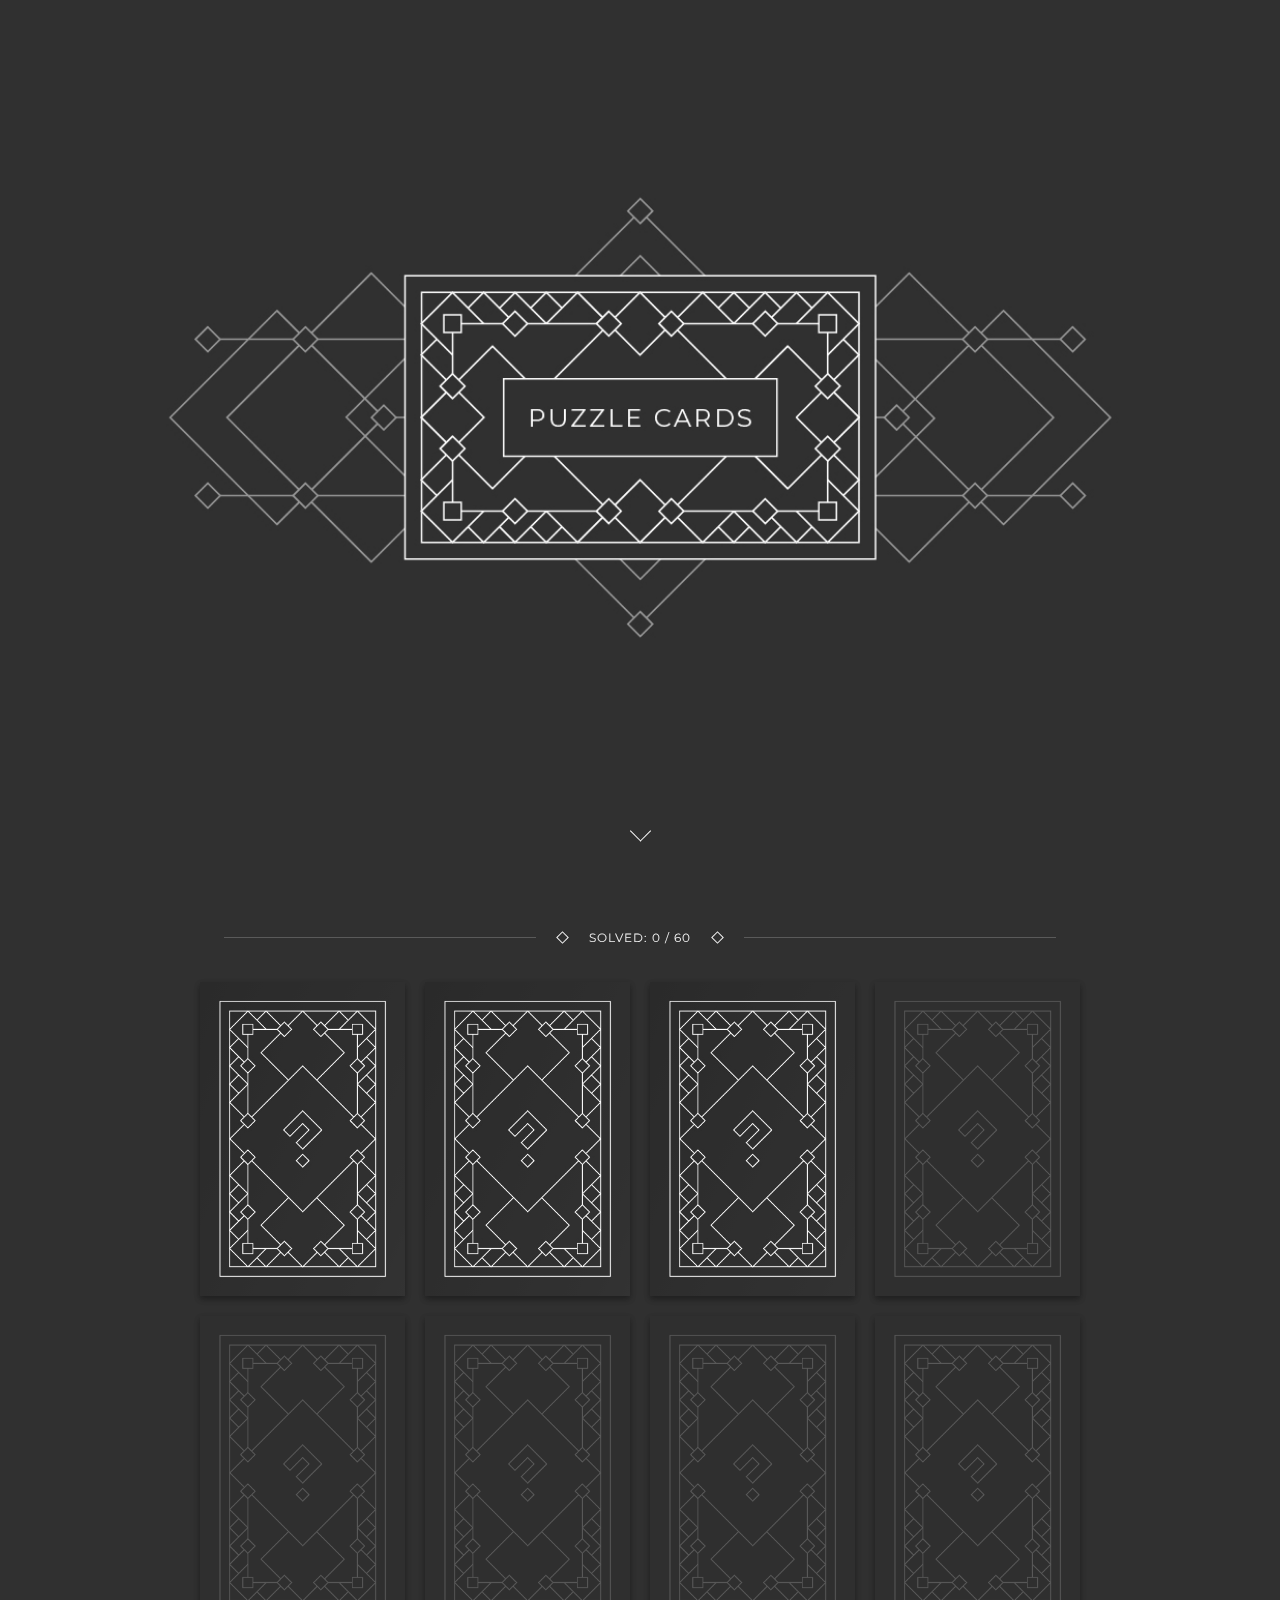
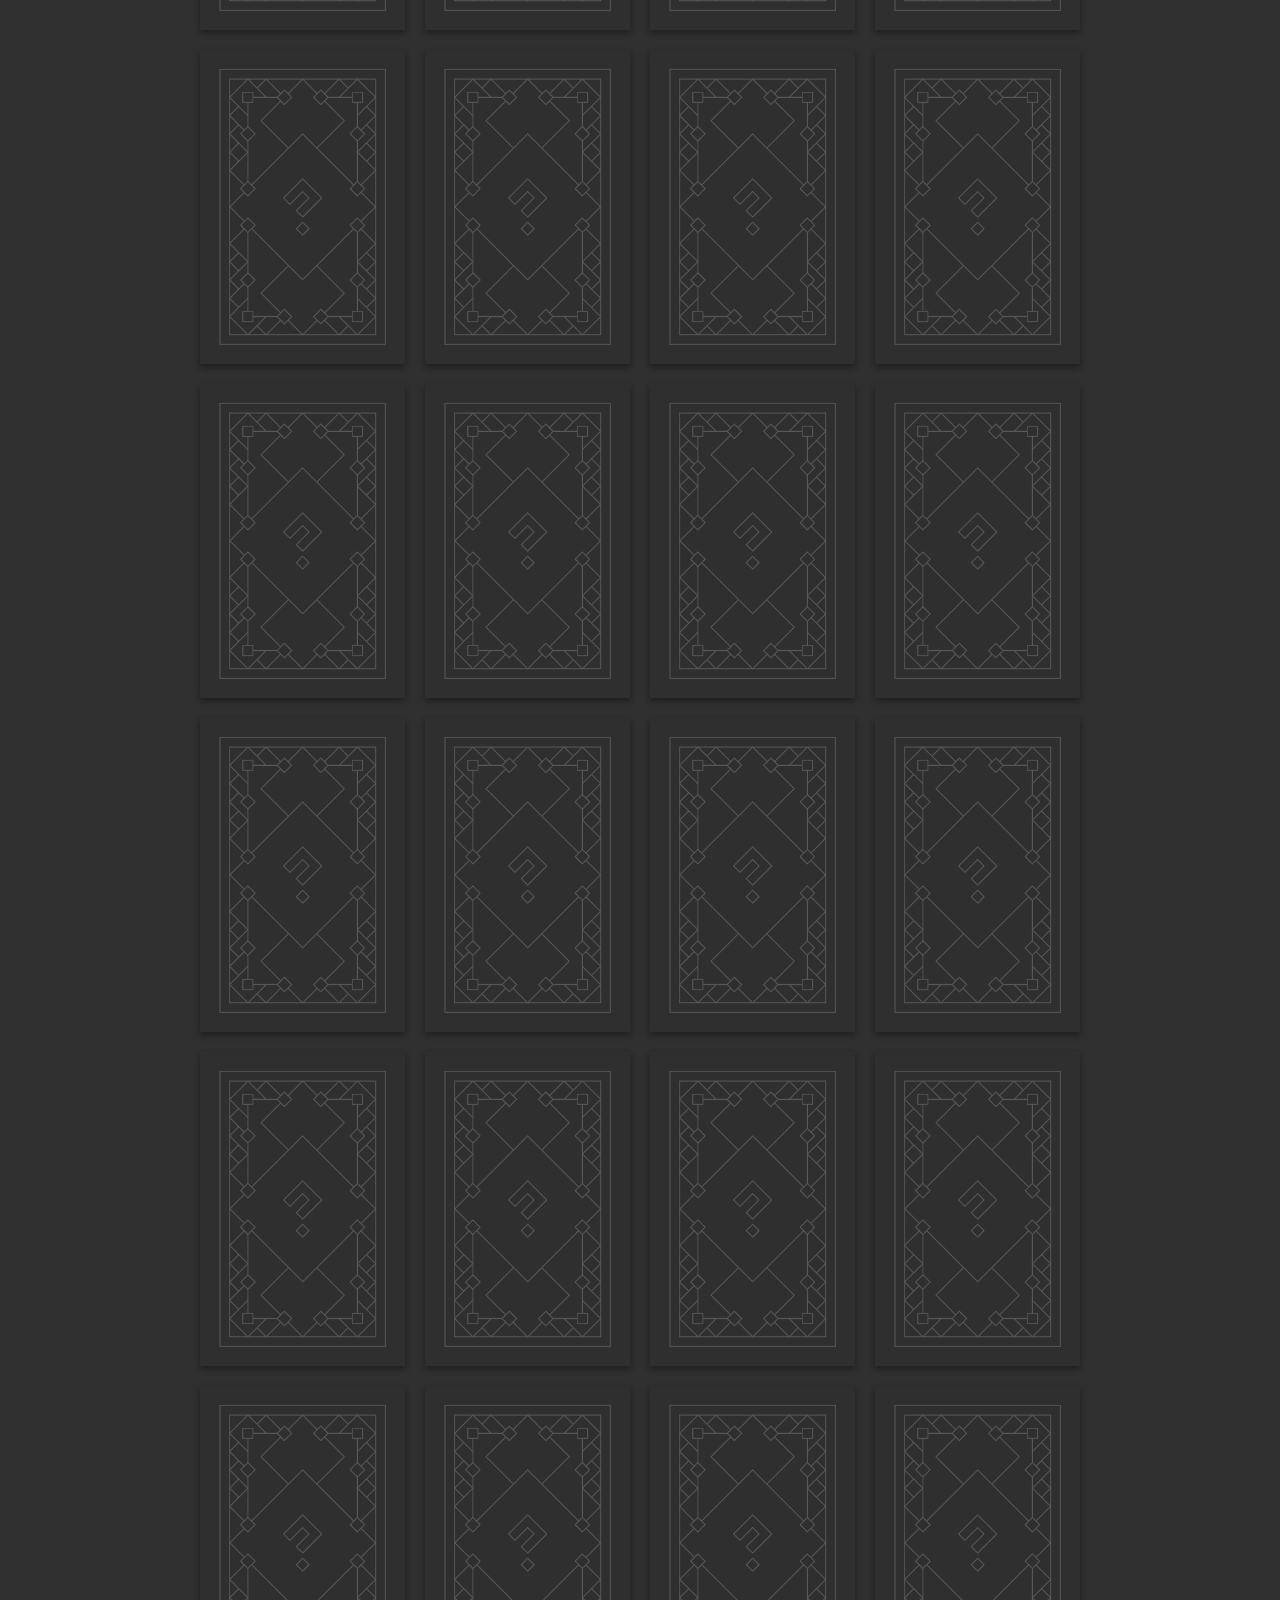
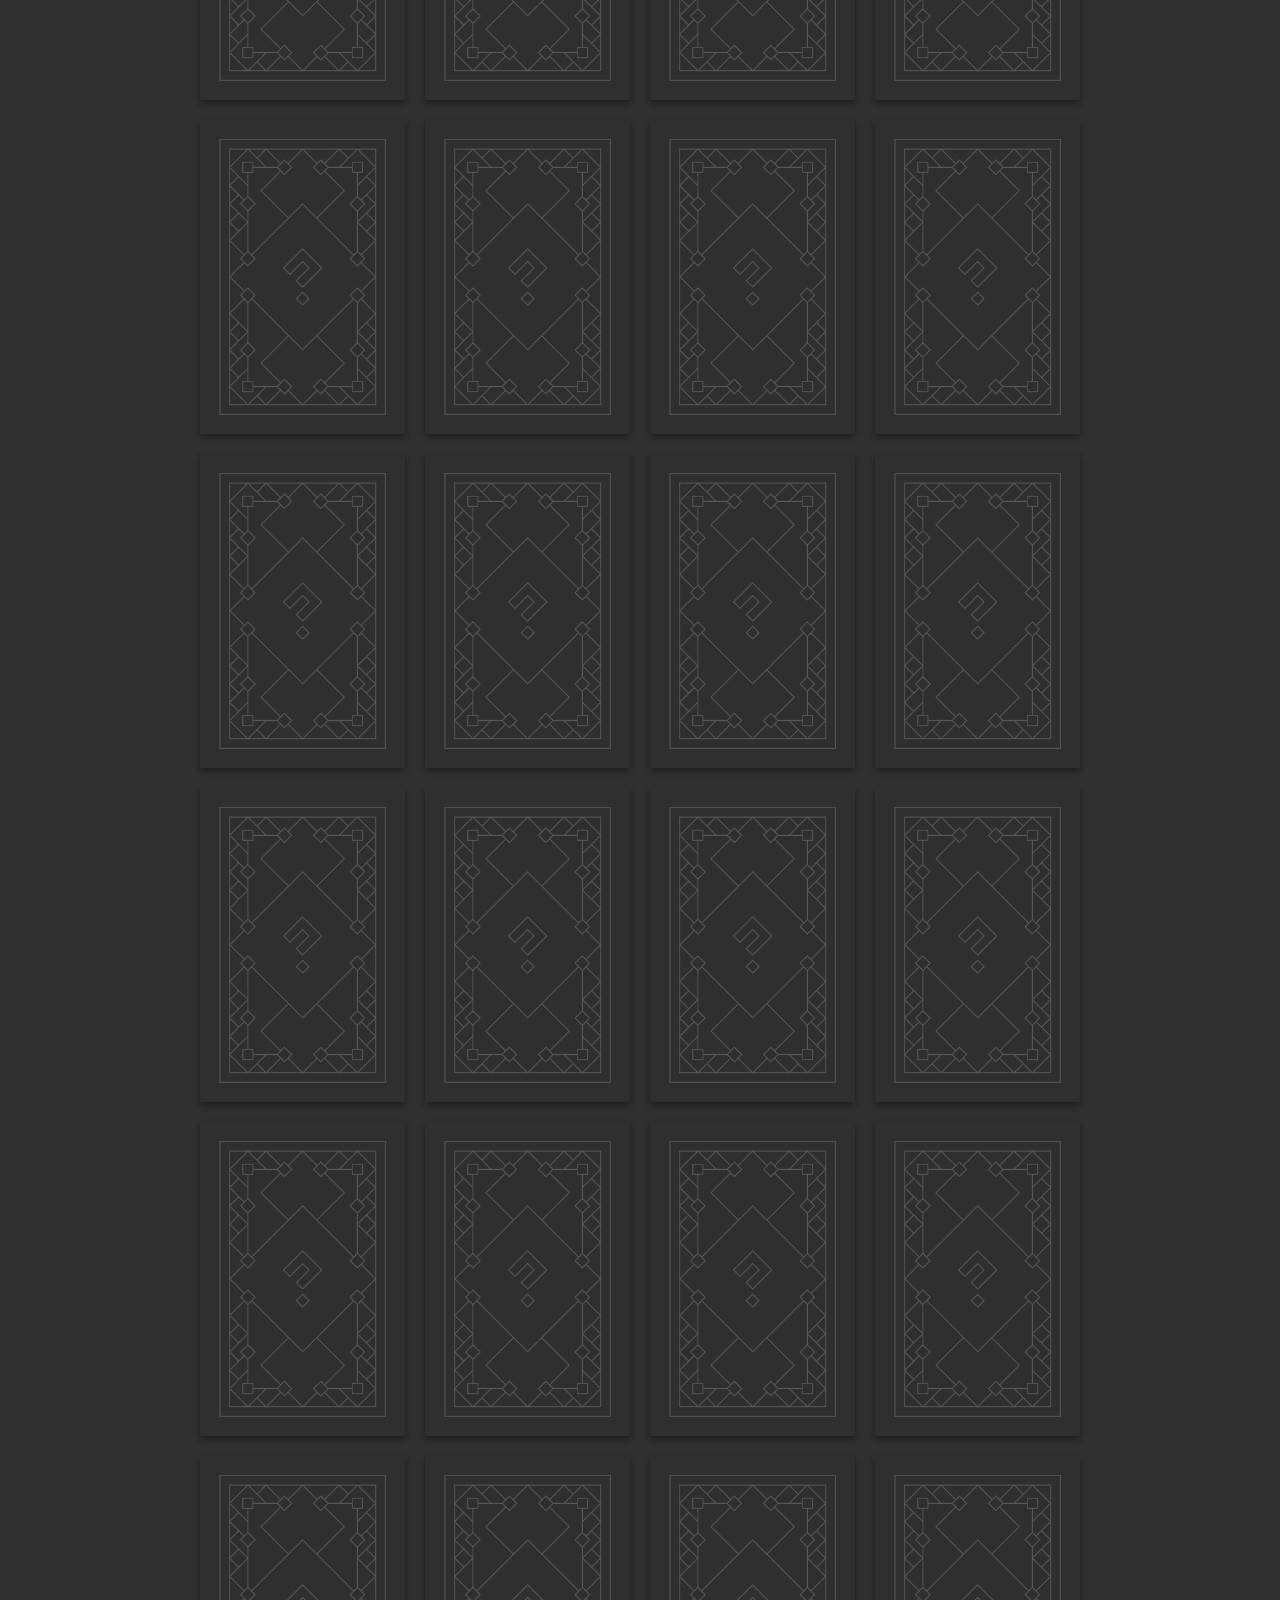
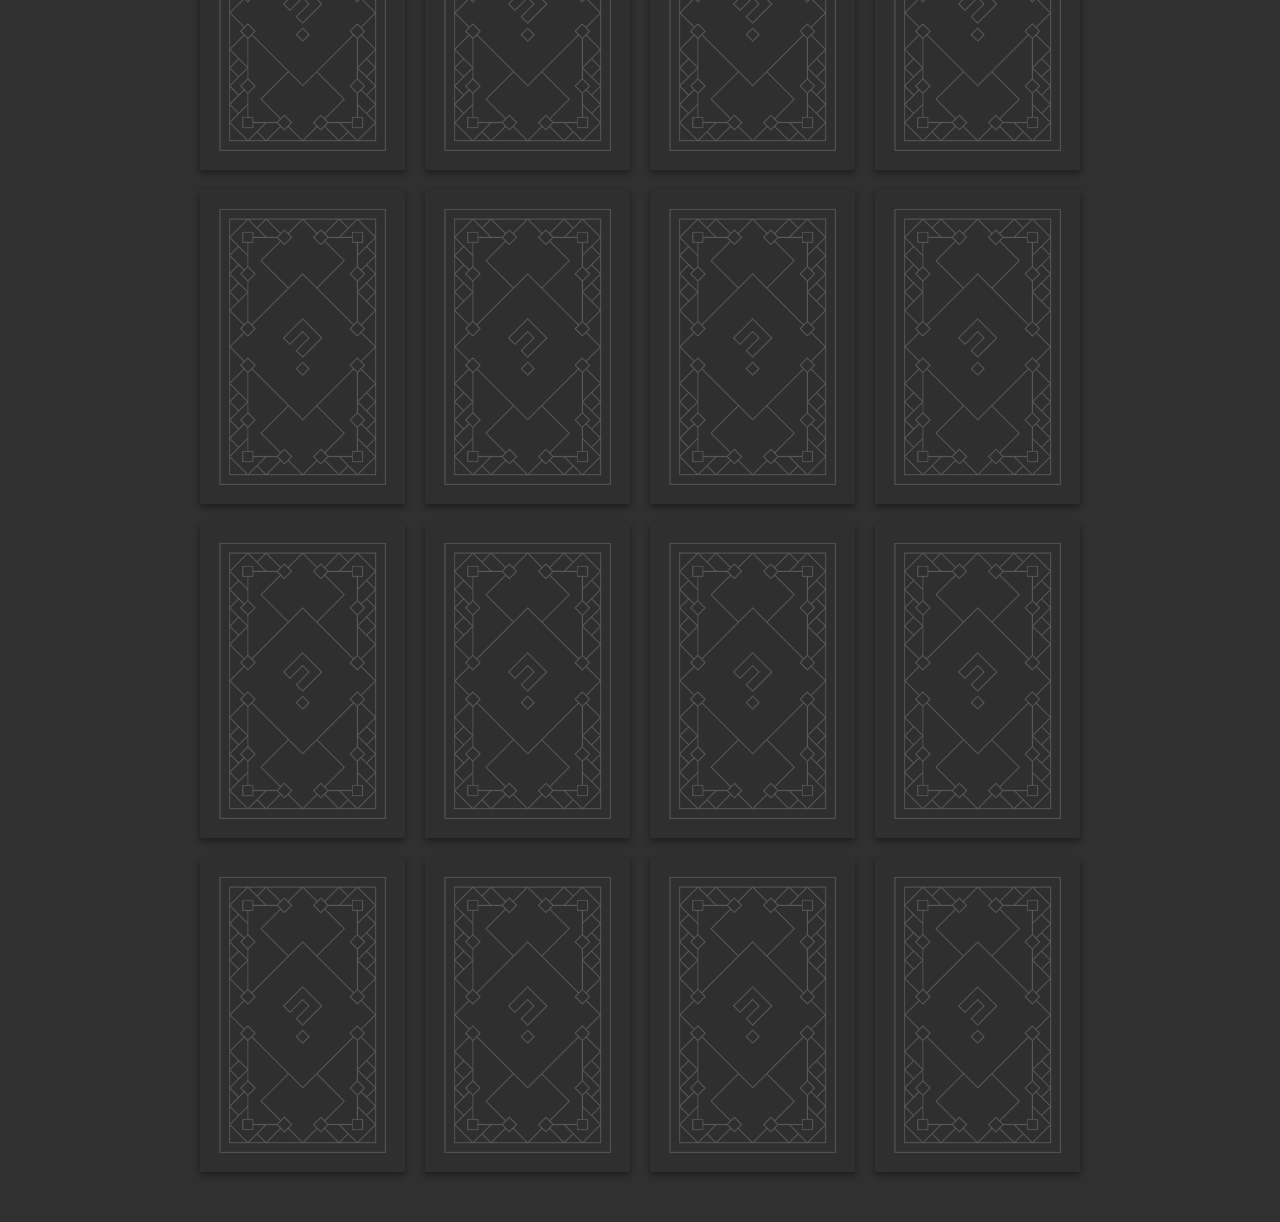
<file: index.html>
<!DOCTYPE html>
<html lang="en">

<head>
	<meta charset="UTF-8">
	<meta http-equiv="X-UA-Compatible" content="IE=edge">
	<meta name="viewport" content="width=device-width, initial-scale=1.0, maximum-scale=1.0, user-scalable=0" />
	<meta name="apple-mobile-web-app-capable" content="yes" />
	<meta names="apple-mobile-web-app-status-bar-style" content="black-translucent" />
	<!----for ios 7 style, multi-resolution icon of 152×15---->
	<meta name="apple-mobile-web-app-capable" content="yes">
	<meta name="apple-mobile-web-app-status-barstyle" content="black-translucent">
	<link rel="apple-touch-icon" href="img/ico-pc-n.png" id="apple-icon">
	<!----for Chrome on Android, multi-resolution icon of 196×196---->
	<meta name="mobile-web-app-capable" content="yes">
	<link rel="shortcut icon" sizes="196×196" href="img/ico-pc-n.png" id="shortcut-icon">
	<title>Puzzle Cards</title>
	<link rel="stylesheet" href="styles.css">
	<link rel="icon" type="image/png" href="img/ico-pc-n.png" id="icon-icon">
	<link href="https://fonts.googleapis.com/css?family=Montserrat&display=swap" rel="stylesheet">
	<script src="https://ajax.googleapis.com/ajax/libs/jquery/3.3.1/jquery.min.js"></script>
	<script src="puzzles.js"></script>

	<script>
		var numeroPuzzlesResueltos = 0;
		var numeroPuzzlesVistos = 0;
		var numeroPuzzlesNew = 0;
		var numeroPuzzlesTotales = PUZZLES.length;
		$(document).ready(function () {


			//CARGAR JSON
			/* var PUZZLES = [];

			$.getJSON("puzzles.json", function (json) {
				var datos = json.PUZZLES;
				for (i in datos) {
					PUZZLES.push([datos[i].id, datos[i].solucion, datos[i].estado]);
				}
			});

			console.log(PUZZLES); */


			//localStorage.clear();
			//sessionStorage.clear();

			var partigaGuardada = localStorage.getItem('misPuzzles'); //cargar partiga guardada si la hay.

			if (partigaGuardada == null) { //si no hay partida guardada, crearla.
				localStorage.setItem('misPuzzles', JSON.stringify(PUZZLES)); //guardar datos convirtiendolos en string
				partigaGuardada = localStorage.getItem('misPuzzles');
				partigaGuardada = JSON.parse(partigaGuardada); //obtener datos desconvirtiendolos en string
				cargaCartas(partigaGuardada);

			} else {
				partigaGuardada = JSON.parse(partigaGuardada);
				if (partigaGuardada.length < PUZZLES.length) { //Si hay actualizaciones
					for (i = partigaGuardada.length; i < PUZZLES.length; i++) {
						partigaGuardada.push(PUZZLES[i]);

					}
					cargaCartas(partigaGuardada);
					cargarNuevosPuzzles(partigaGuardada);
					guardarPartida(partigaGuardada);

				} else {
					cargaCartas(partigaGuardada);

				}

			}

			if(numeroPuzzlesTotales == numeroPuzzlesResueltos){//Si se han resuelto todos los puzzles...
				$("#apple-icon, #shortcut-icon, #icon-icon").attr('href', 'img/ico-pc-w.png');
			}

			function cargaCartas(PARTIDA) {
				cuerpoBaraja = $("#cuerpo__baraja");
				for (i = 0; i < PARTIDA.length; i++) {
					var Ar = PARTIDA[i];
					cuerpoBaraja.append('<div class="baraja__contenedor__carta" id="' +
						Ar["id"] + '"><div class="contenedor__carta__carta carta--' +
						Ar["estado"] + '" id="' +
						Ar["solucion"] + '"><img src="' +
						preguntarEstado(Ar["estado"], Ar["id"]) + '" alt="' +
						Ar["id"] + '"></div></div>'
					);
				};

				function preguntarEstado(estado, enlace) {
					var cartaBase;
					if (estado == "bloqueada" || estado == "new") {

						if (estado == "new") { numeroPuzzlesNew++; }

						cartaBase = 'img/carta-base.jpg';
						return cartaBase;
					} else {

						if (estado == "resuelta") {
							numeroPuzzlesResueltos++;
						} else {
							numeroPuzzlesVistos++;
						}

						cartaBase = 'img/puzzles/' + enlace + 'A.jpg';
						return cartaBase;
					}
				};
			}


			/*===CODIFICADOR===*/

			var respuesta;
			var palabraClave = "PUZZLE";
			var newArrayOneRespuesta;
			var newArrayOnePalabraClave;
			var res;
			var pcla;
			var asciiRespuesta;
			var asciiPalabraClave;
			var newArrayTwoRespuesta = [];
			var newArrayTwoPalabraClave = [];
			var sumaRespuesta;
			var sumaPalabraClave;
			var codigoFinal;
			var solucion;

			var puzzleID;
			var puzzleIDC;
			var solucionPuzzleID;

			document.getElementById('numeroPuzzlesResueltos').innerHTML = numeroPuzzlesResueltos;
			document.getElementById('numeroPuzzlesTotales').innerHTML = numeroPuzzlesTotales;

			$('#enviar').click(function () {
				newArrayTwoRespuesta = [];
				newArrayTwoPalabraClave = [];
				sumaRespuesta = 0;
				sumaPalabraClave = 0;
				codigoFinal = 0;


				//extraer valor
				respuesta = $('#respuesta').val().replace(' ', '').toUpperCase();

				//separar caracteres y añadirlos a una primera nueva array
				newArrayOneRespuesta = respuesta.split('');
				newArrayOnePalabraClave = palabraClave.split('');

				//convertir caracteres en ASCII
				newArrayOneRespuesta.forEach(function (elementoRes, array) {
					res = elementoRes
					asciiRespuesta = res.charCodeAt(0);
					//añadir caracteres convertidos en ASCII de la respuesta a segunda nueva array
					newArrayTwoRespuesta.push(asciiRespuesta);
				});

				newArrayOnePalabraClave.forEach(function (elementoPcla, array) {
					pcla = elementoPcla
					asciiPalabraClave = pcla.charCodeAt(0);
					//añadir caracteres convertidos en ASCII de la palabra clave a segunda nueva array
					newArrayTwoPalabraClave.push(asciiPalabraClave);
				});

				//sumar caracteres/números entre ellos (array)
				sumaRespuesta = newArrayTwoRespuesta.reduce(function (a, b) { return a + b; });
				sumaPalabraClave = newArrayTwoPalabraClave.reduce(function (a, b) { return a + b; });

				codigoFinal = newArrayOneRespuesta[0] + ((sumaRespuesta + sumaPalabraClave) * sumaRespuesta) + newArrayOnePalabraClave[newArrayOnePalabraClave.length - 1];

				/*código resultante*/
				//document.getElementById('cont-code').innerHTML = "CÓDIGO: " + codigoFinal;



				if (codigoFinal == solucion) { //CORRECTO
					if (!$("#" + puzzleID + " div").hasClass("carta--resuelta")) {//si el puzzle se ha resuelto por primera vez.
						numeroPuzzlesResueltos++;
						numeroPuzzlesVistos--;
						document.getElementById('numeroPuzzlesResueltos').innerHTML = numeroPuzzlesResueltos;

						if(numeroPuzzlesTotales == numeroPuzzlesResueltos){//Si se han resuelto todos los puzzles...
							$("#apple-icon, #shortcut-icon, #icon-icon").attr('href', 'img/ico-pc-w.png');
						}

						partigaGuardada.map(function (dato) {
							if (dato.id == puzzleID) {
								dato.estado = "resuelta";
							}
							return dato;

						});

						guardarPartida(partigaGuardada);

						cargarNuevosPuzzles(partigaGuardada);
					}

					document.getElementById('yLaRespuestaEs').style.visibility = "visible";
					document.getElementById('yLaRespuestaEs').style.opacity = "1";
					document.getElementById('correcto').style.display = "flex";
					setTimeout(function () {
						document.getElementById("respuesta").value = "";
						$("#" + puzzleID + " div").addClass("carta--resuelta");
						document.getElementById('cartaSeleccionada').style.display = "none";
						document.getElementById('yLaRespuestaEs').style.opacity = "0";

					}, 6000);

					setTimeout(function () {
						document.getElementById('yLaRespuestaEs').style.visibility = "hidden";
						document.getElementById('cartaSeleccionada').style.display = "none";
						document.getElementById('correcto').style.display = "none";
						document.getElementById('body').style.overflowY = "initial";

					}, 7000);



				} else { //INCORRECTO

					document.getElementById('yLaRespuestaEs').style.visibility = "visible";
					document.getElementById('yLaRespuestaEs').style.opacity = "1";
					document.getElementById('incorrecto').style.display = "flex";

					setTimeout(function () {
						document.getElementById('yLaRespuestaEs').style.opacity = "0";

					}, 6000);

					setTimeout(function () {
						document.getElementById('yLaRespuestaEs').style.visibility = "hidden";
						document.getElementById('incorrecto').style.display = "none";

					}, 7000);
				}
			});


			$(".baraja__contenedor__carta").click(function () {
				/*===EXTRACTOR DE IDs===*/
				if (!$(this).children('.contenedor__carta__carta').hasClass("carta--bloqueada")) {
					puzzleID = $(this).attr("id");
					solucionPuzzleID = $("#" + puzzleID).children(".contenedor__carta__carta").attr("id");
					solucion = solucionPuzzleID;

					/*===CARTA VISTA===*/
					if ($(this).children('.contenedor__carta__carta').hasClass("carta--new")) {
						atribusoSrc = 'img/puzzles/' + puzzleID + 'A.jpg';
						cartaClicada = $(this).children('.contenedor__carta__carta');
						cartaClicada.removeClass("carta--new").addClass("carta--vista");

						setTimeout(() => {
							cartaClicada
								.children("img")
								.attr("src", atribusoSrc)
								.attr("alt", puzzleID);
						}, 1000);

						numeroPuzzlesVistos++;
						numeroPuzzlesNew--;
					}

					/*===ABRIR PUZZLE SELECCIONADO===*/
					document.getElementById('cartaSeleccionada').style.display = "initial";
					document.getElementById('body').style.overflowY = "hidden";
					$("#cartaSeleccionada__carta div").empty().append('<img src="img/puzzles/' + puzzleID + 'B.jpg" alt="' + puzzleID + '">');
					//document.getElementById('cartaSeleccionada__carta').innerHTML = '<img src="img/puzzles/' + puzzleID + 'B.jpg" alt="' + puzzleID + '">';
					if ($(this).children('.contenedor__carta__carta').hasClass("carta--resuelta")) {
						$(".cartaSeleccionada__carta div").addClass("carta--resuelta");
					}
				}
			});

			$("#atras").click(function () {
				$("#cartaSeleccionada").addClass("desaparicionCartaSeleccionada");
				setTimeout(function () {
					/*===CERRAR PUZZLE SELECCIONADO===*/
					document.getElementById('cartaSeleccionada').style.display = "none";
					document.getElementById('body').style.overflowY = "initial";
					$("#cartaSeleccionada").removeClass("desaparicionCartaSeleccionada");
					$(".cartaSeleccionada__carta div").removeClass("carta--resuelta");
				}, 1000);
			});


			function cargarNuevosPuzzles(PARTIDA) {
				var numeroPuzzlesBloqueados = numeroPuzzlesTotales - (numeroPuzzlesVistos + numeroPuzzlesNew + numeroPuzzlesResueltos);
				var posicionPuzzlesADesbloquear = numeroPuzzlesResueltos;
				if (!(numeroPuzzlesResueltos == numeroPuzzlesTotales)) {
					if (numeroPuzzlesResueltos == (numeroPuzzlesTotales - numeroPuzzlesBloqueados)) {
						for (i = 0; i < 3; i++) {
							var posicion = PARTIDA[posicionPuzzlesADesbloquear]["id"];
							var posicionID = "#" + posicion;
							$(posicionID).children(".contenedor__carta__carta")
								.removeClass("carta--bloqueada")
								.addClass("carta--new")
								.children(".contenedor__carta__carta")
								.children("img")
								.attr("src", "img/carta-base.jpg")
								.attr("alt", posicion);

							PARTIDA[posicionPuzzlesADesbloquear]["estado"] = "new";

							guardarPartida(PARTIDA);
							numeroPuzzlesNew++;
							posicionPuzzlesADesbloquear++;

						}

					}
				}
			};

			function guardarPartida(PARTIDA) {
				//localStorage.clear();
				localStorage.setItem('misPuzzles', JSON.stringify(PARTIDA)); //guardar datos convirtiendolos en string
			}

		});
	</script>
</head>

<body oncontextmenu="return false" onselectstart="return false" ondragstart="return false" id="body">
	<!-- <div id="cont-code"></div> -->
	<main>
		<!----BLOQUE CABECERA---->
		<header class="cabecera">
			<a href="#cuerpo">
				<div class="cabecera__flecha"></div>
			</a>
		</header>

		<!----BLOQUE CUERPO---->
		<article class="cuerpo" id="cuerpo">
			<div class="cuerpo__contenedor__linea">
				<div class="contenedor__linea__linea"></div>
				<div class="contenedor__linea__cuadrado"></div>
				<div class="contenedor__linea__score">
					<span class="puzzlesResueltos">SOLVED:&nbsp<span class="resueltos"
							id="numeroPuzzlesResueltos">#</span></span>&nbsp/&nbsp<span class="todos"
						id="numeroPuzzlesTotales">#</span></span>
				</div>
				<div class="contenedor__linea__cuadrado"></div>
				<div class="contenedor__linea__linea"></div>
			</div>
			<section class="cuerpo__baraja" id="cuerpo__baraja">

			</section>
		</article>
	</main>
	<!----PUZLE SELECCIONADO---->
	<section class="cartaSeleccionada" id="cartaSeleccionada">
		<div class="cartaSeleccionada__carta" id="cartaSeleccionada__carta">
			<div></div>
		</div>
		<div class="cartaSeleccionada__contenedorInput">
			<input type="text" placeholder="ANSWER" id="respuesta">
			<div>
				<input type="button" value="&lt;" id="atras">
				<input type="submit" value="SUBMIT" id="enviar">
			</div>

		</div>
	</section>
	<!----RESPUESTA---->
	<section class="yLaRespuestaEs" id="yLaRespuestaEs">
		<div class="yLaRespuestaEs__correcto" id="correcto">
			<span>C</span><span>O</span><span>R</span><span>R</span><span>E</span><span>C</span><span>T</span>
		</div>
		<div class="yLaRespuestaEs__incorrecto" id="incorrecto">
			<span>I</span><span>N</span><span>C</span><span>O</span><span>R</span><span>R</span><span>E</span><span>C</span><span>T</span>
		</div>
	</section>
</body>

</html>
</file>
<file: styles.css>
*{
	-webkit-box-sizing: border-box;
	-moz-box-sizing: border-box;
	box-sizing: border-box;
	margin: 0;
	padding: 0;
}

html{
	font-size: 12px;
	scroll-behavior: smooth;
}

html, body{
	width: 100vw;
	height: 100%;
	background-color: #303030;
	font-family: "Montserrat", sans-serif;
	letter-spacing: 1px;
}

/*================= SCROLL PERFIL DERECHO =================*/
body{overflow-x: hidden;}

body::-webkit-scrollbar-track{ background-color: #303030}

body::-webkit-scrollbar{ width: 0.2rem;}

body::-webkit-scrollbar-thumb{ background-color: #f5f5f582;}

main{
	width: 100%;
	height: 100%;
}


/*----BLOQUE CABECERA----*/
header.cabecera{
	width: 100%;
	height: 100%;
	background-image: url(img/cabecera-pc.jpg);
	background-position: center;
	background-repeat: no-repeat;
	-webkit-background-size: contain;
	background-size: contain;
	position: relative;
}

.cabecera__flecha{
	width: 15px;
	height: 15px;
	border-right: 1.5px solid white;
	border-bottom: 1.5px solid white;
	position: absolute;
	left: 50%;
	bottom: 60px;
	transform-origin: center;
	/*transform: rotate(45deg) translate(-50%);*/
	transform: rotate(45deg) translate(-40%, 26%);
	-webkit-animation: movimientoFlecha 1.5s linear infinite;
	animation: movimientoFlecha 1.5s linear infinite;
}

@keyframes movimientoFlecha{ 100%{opacity: 0;}}

article.cuerpo{
	width: 100vw;
	min-height: 100%;
	padding-top: 30px;
}

.cuerpo__contenedor__linea{
	width: 100%;
	height: 14px;
	margin-bottom: 38px;
	display: -webkit-flex;
	display: -moz-flex;
	display: -ms-flex;
	display: -o-flex;
	display: flex;
	justify-content: center;
	-ms-align-items: center;
	align-items: center;
}

.contenedor__linea__linea{
	display: inline-block;
	/*width: 778px;*/
	width: 26rem;
	/*height: 1.4px;*/
	border-top: 1.5px solid white;
	margin: 0 22px;
	background-color: #f5f5f5;
	opacity: 0.2;
}

.contenedor__linea__cuadrado{
	display: inline-block;
	width: 9px;
	height: 9px;
	flex-basis: 9px;
	flex-shrink: 0;
	border: 1.5px solid #f5f5f5;
	transform-origin: center;
	transform: rotate(45deg);
}

.contenedor__linea__score{
	color: #f5f5f5;
	margin: 0 22px;
	font-family: "Montserrat", sans-serif;
	letter-spacing: 1px;
}

section.cuerpo__baraja{
	max-width: 81.7rem;
	margin: 0 auto;
	padding: 0 50px;
	padding-bottom: 50px;
	display: grid;
	/*grid-template-columns: auto auto auto auto;*/
	grid-template-columns: repeat(auto-fill, minmax(17rem, 1fr));
	grid-gap: 20px;
	justify-content: center;
	position: relative;
}

/*.puzzlesResueltos{color: #bd9c57;}
.vistosPuzzles{color: #f5f5f5; opacity: 0.8;}
.totalPuzzles{opacity: 0.3;}*/

.baraja__contenedor__carta{
	/*width: 17rem;*/
	min-height: 26rem;
	-webkit-box-shadow: 0 3px 6px rgba(0,0,0,0.16), 0 3px 6px rgba(0,0,0,0.23);
	box-shadow: 0 3px 6px rgba(0,0,0,0.16), 0 3px 6px rgba(0,0,0,0.23);
	cursor: pointer;
}

.contenedor__carta__carta{
	position: relative;
	display: -webkit-flex;
	display: -moz-flex;
	display: -ms-flex;
	display: -o-flex;
	display: flex;
}

.contenedor__carta__carta:hover{opacity: 0.8;}

.contenedor__carta__carta:not(.carta--bloqueada):hover{
	-webkit-box-shadow: 0 14px 28px rgba(0,0,0,0.25), 0 10px 10px rgba(0,0,0,0.12);
	box-shadow: 0 14px 28px rgba(0,0,0,0.25), 0 10px 10px rgba(0,0,0,0.12);
}

.contenedor__carta__carta img{
	width: 100%;
	height: 100%;
}

.carta--bloqueada{
	opacity: 0.2;
	cursor: initial;
}

.carta--bloqueada:hover{opacity: 0.2;}

.carta--bloqueada:hover:before{opacity: 1;}

.carta--new{
	/*background-image: linear-gradient(115deg, transparent 0%, #979797 30%, #7a7a7a 70%, transparent 100%);*/
	background-image: linear-gradient(115deg, transparent -100%, #828282 30%, #9c9c9c 50%, transparent 200%);
	background-position: 0% 0%;
	background-repeat: no-repeat;
	background-size: 300% 300%;
	-webkit-animation: movimientoFondoA 1.2s linear infinite;
	animation: movimientoFondoA 1.2s linear infinite;
}

@keyframes movimientoFondoA{
	0% {background-position: 0% 0%;}
	80% {background-position: 100% 100%;}
	100%{background-position: 100% 100%;}
}

/*.carta--new:hover{animation-play-state: paused;}*/

.carta--new img{mix-blend-mode: hard-light;}

/*.carta--new:hover img{mix-blend-mode: initial;}*/

.carta--resuelta{
	background-image: initial;
	background-color: #bd9c57;
}

/*.carta--resuelta:hover{animation-play-state: paused;}*/

.carta--resuelta img{mix-blend-mode: hard-light;}

.carta--resuelta img{mix-blend-mode: darken;}


/*----BLOQUE CARTA SELECCIONADA----*/

.cartaSeleccionada{
	display: none;
	width: 100%;
	height: 100%;
	/*background-color: #303030e0;*/
	background-color: #303030;
	position: fixed;
	top: 0;
	left: 0;
	z-index: 99;
	animation: aparicionCartaSeleccionada 1s linear 1 forwards;
}

@keyframes aparicionCartaSeleccionada{
	0%{background-color: #30303000;}
	50%{background-color: #303030;}
}

.cartaSeleccionada.desaparicionCartaSeleccionada{
	animation: desaparicionCartaSeleccionada 1s linear 1 forwards;
}

@keyframes desaparicionCartaSeleccionada{
	50%{background-color: #303030;}
	100%{background-color: #30303000;}
}

.cartaSeleccionada__carta{
	opacity: 0;
	padding-top: 140px;
	width: 100%;
	height: calc(90% - 14rem);
	display: -webkit-flex;
	display: -moz-flex;
	display: -ms-flex;
	display: -o-flex;
	display: flex;
	justify-content: center;
	animation: aparicionCartaSeleccionada__carta 1s linear 1 forwards;
}

@keyframes aparicionCartaSeleccionada__carta{
	50%{opacity: 0}
	100%{opacity: 1}
}

.desaparicionCartaSeleccionada .cartaSeleccionada__carta{
	animation: desaparicionCartaSeleccionada__carta 1s linear 1 forwards;
}

@keyframes desaparicionCartaSeleccionada__carta{
	0%{opacity: 1}
	50%{opacity: 0}
}

.cartaSeleccionada__carta div img{
	min-height: 26rem;
	height: 100%;
	box-shadow: 0 2px 20px 0 rgba(0, 0, 0, 0.50);
	display: -webkit-flex;
	display: -moz-flex;
	display: -ms-flex;
	display: -o-flex;
	display: flex;
	z-index: 9999;
}

.cartaSeleccionada__carta div{
	min-height: 26rem;
	height: 100%;
	/*background-image: url("img/carta-color.jpg");*/
	/*background-size: contain;*/
	position: relative;
}

.cartaSeleccionada__carta .carta--resuelta::before{
	content: "";
	display: block;
    width: 70%;
    height: 80%;
    background-color: white;
    position: absolute;
    margin: 15%;
}

.cartaSeleccionada__contenedorInput{
	opacity: 0;
	width: 100%;
	height: 14rem;
	max-width: 380px;
	margin: 0 auto;
	background: linear-gradient(to bottom, rgba(48,48,48,0) 0%, rgba(48,48,48,1) 12%, rgba(48,48,48,1) 100%);
	/*display: flex;*/
    /*flex-direction: column;*/
    padding: 30px 50px;
   /* padding-top: 30px;*/
    animation: aparicionCartaSeleccionada__contenedorInput 1s linear 1 forwards;
}

@keyframes aparicionCartaSeleccionada__contenedorInput{
	50%{opacity: 0}
	100%{opacity: 1}
}

.desaparicionCartaSeleccionada .cartaSeleccionada__contenedorInput{
	animation: desaparicionCartaSeleccionada__contenedorInput 1s linear 1 forwards;
}

@keyframes desaparicionCartaSeleccionada__contenedorInput{
	0%{opacity: 1}
	50%{opacity: 0}
}

.cartaSeleccionada__contenedorInput div input, .cartaSeleccionada__contenedorInput input{
	text-align: center;
	margin: 7px 0;
	padding: 12px;
	/*border-radius: 30px;*/
	border: none;
	font-size: 1.2rem;
	width: 100%;
}


.cartaSeleccionada__contenedorInput div{
	display: flex;
}

.cartaSeleccionada__contenedorInput div input[type="button"]{
	background-color: #252525;
	color: #f5f5f5;
	transition: 0.1s;
	cursor: pointer;
	width: 100px;
	font-weight: bold;

}

.cartaSeleccionada__contenedorInput div input[type="submit"]{
	background-color: #252525;
	color: #f5f5f5;
	transition: 0.1s;
	cursor: pointer;
	margin-left: 12px;
}

.cartaSeleccionada__contenedorInput div input[type="submit"]:hover, .cartaSeleccionada__contenedorInput div input[type="button"]:hover{
	opacity: 0.5;
	background-color: #515151;
	/*color: #252525;*/
}

.cartaSeleccionada__contenedorInput input:focus{outline: none;}


/*----BLOQUE RESPUESTA----*/

.yLaRespuestaEs{
	transition: 1s;
	width: 100%;
	height: 100%;
	background-color: #303030;
	position: fixed;
	top: 0;
	left: 0;
	z-index: 9999;
	display: -webkit-flex;
	display: -moz-flex;
	display: -ms-flex;
	display: -o-flex;
	display: flex;
	justify-content: center;
	-ms-align-items: center;
	align-items: center;
	opacity: 0;
	visibility: hidden;
}

.yLaRespuestaEs__correcto, .yLaRespuestaEs__incorrecto{
	height: 5rem;
	display: -webkit-flex;
	display: -moz-flex;
	display: -ms-flex;
	display: -o-flex;
	display: flex;
	justify-content: center;
	-ms-align-items: center;
	align-items: center;
	display: none;
}

.yLaRespuestaEs__correcto span, .yLaRespuestaEs__incorrecto span{
	opacity: 0;
	animation: yLaRespuestaEs 2s linear 1 forwards;
	font-size: 4rem;
	color: #f5f5f5;
}

.yLaRespuestaEs__correcto span:nth-child(1){animation-delay: 1s;}
.yLaRespuestaEs__correcto span:nth-child(2){animation-delay: 1.7s;}
.yLaRespuestaEs__correcto span:nth-child(3){animation-delay: 2.4s;}
.yLaRespuestaEs__correcto span:nth-child(4){animation-delay: 3.2s;}
.yLaRespuestaEs__correcto span:nth-child(5){animation-delay: 2.1s;}
.yLaRespuestaEs__correcto span:nth-child(6){animation-delay: 2.9s;}
.yLaRespuestaEs__correcto span:nth-child(7){animation-delay: 1.2s;}
/*.yLaRespuestaEs__correcto span:nth-child(8){animation-delay: 2s;}*/

.yLaRespuestaEs__incorrecto span:nth-child(1){animation-delay: 2.4s;}
.yLaRespuestaEs__incorrecto span:nth-child(2){animation-delay: 3.2s;}
.yLaRespuestaEs__incorrecto span:nth-child(3){animation-delay: 1s;}
.yLaRespuestaEs__incorrecto span:nth-child(4){animation-delay: 1.7s;}
.yLaRespuestaEs__incorrecto span:nth-child(5){animation-delay: 2.4s;}
.yLaRespuestaEs__incorrecto span:nth-child(6){animation-delay: 3.2s;}
.yLaRespuestaEs__incorrecto span:nth-child(7){animation-delay: 2.1s;}
.yLaRespuestaEs__incorrecto span:nth-child(8){animation-delay: 2.9s;}
.yLaRespuestaEs__incorrecto span:nth-child(9){animation-delay: 1.2s;}
/*.yLaRespuestaEs__incorrecto span:nth-child(10){animation-delay: 2s;}*/


@keyframes yLaRespuestaEs{
	from{opacity: 0;filter: blur(6px);}
	to{opacity: 1;filter: blur(0px);}
}

.yLaRespuestaEs__btn__volverAIntentar{
	color: #f5f5f5;
	padding: 10px 20px;
}

/*----QUERIES----*/

@media screen and (max-width: 1024px){
	/*section.cuerpo__baraja{grid-template-columns: auto auto auto;}*/
}

@media screen and (max-width: 810px){
	header.cabecera{background-image: url(img/cabecera-movil.jpg);}

	/*section.cuerpo__baraja{grid-template-columns: auto auto;}*/
}

@media screen and (max-width: 560px){
	/*section.cuerpo__baraja{grid-template-columns: auto;}*/

	/*.contenedor__linea__linea{display: none;}*/
}

@media screen and (max-width: 528px){
	section.cuerpo__baraja {
		padding: 0 25px;
		padding-bottom: 50px;
		grid-template-columns: repeat(auto-fill, minmax(14rem, 1fr));
		grid-gap: 20px;
	}

	.baraja__contenedor__carta {
		min-height: initial;
	}

	header.cabecera {
		background-size: 140%;
	}

}

@media screen and (max-width: 425px){
	section.cuerpo__baraja {
		padding: 0 25px;
		padding-bottom: 50px;
		grid-template-columns: repeat(auto-fill, minmax(10rem, 1fr));
		grid-gap: 10px;
	}

	.baraja__contenedor__carta {
		min-height: initial;
	}

	header.cabecera {
		background-size: 140%;
	}

}

@media screen and (max-height: 685px){
	.cartaSeleccionada__carta {
		/* padding: 30px 0; */
		padding-top: 20px;
		height: calc(100% - 14rem);
	}
}

@media screen and (max-height: 500px){
	.cartaSeleccionada__carta {
		/* padding: 30px 0; */
		padding-top: 20px;
		height: calc(100% - 12rem);
	}

	.cartaSeleccionada__carta div img, .cartaSeleccionada__carta div {
		min-height: 20rem;
	}

	.cartaSeleccionada__contenedorInput {
		height: 12rem;
		padding: 20px 50px;
	}
}
</file>
